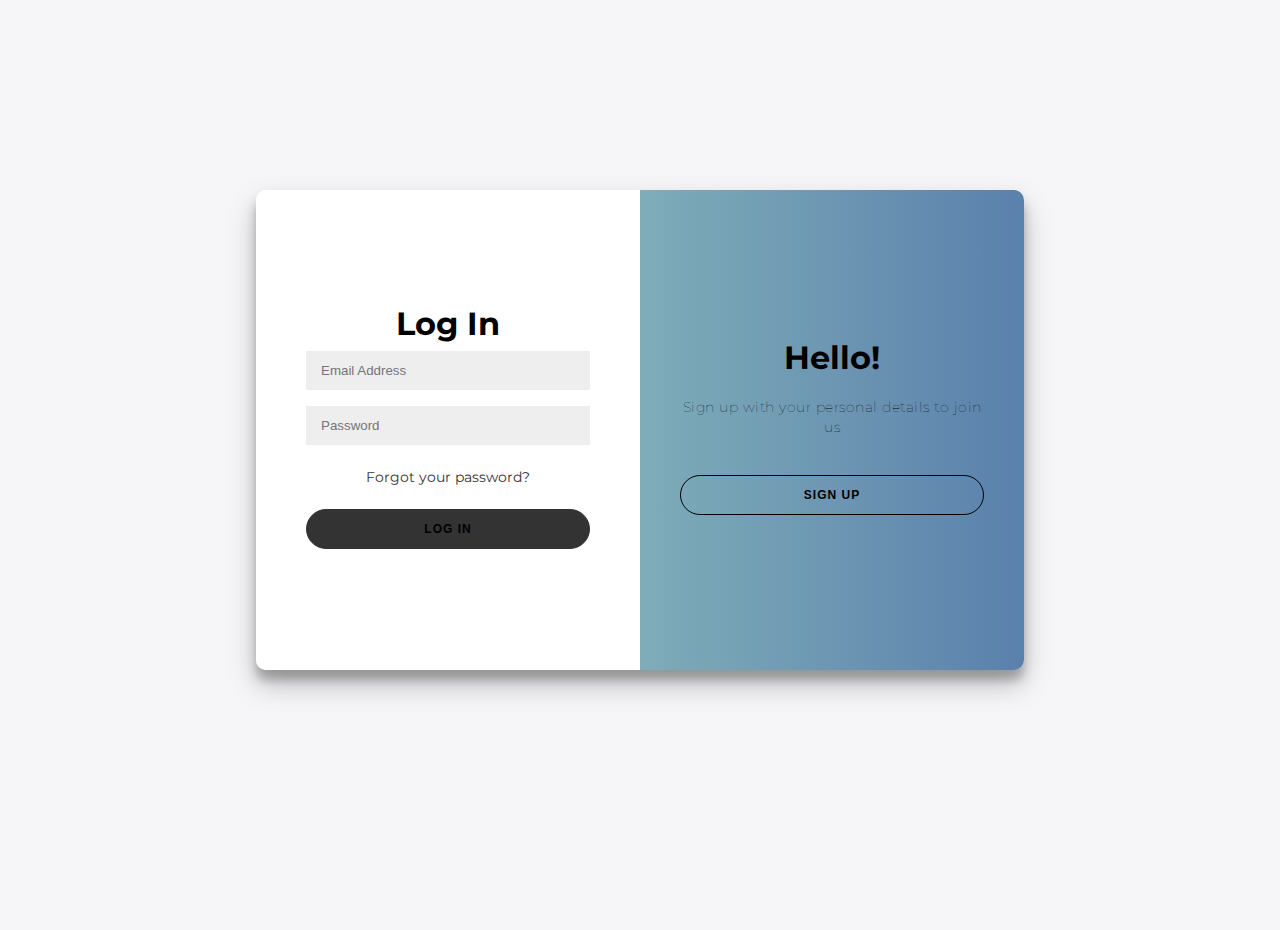
<file: index.html>
<!doctype html>
<html>
<head>
<meta charset="utf-8">
<title>User Login</title>
<link href="./css/Style.css" rel="stylesheet" type="text/css">
<style>
    @import url('https://fonts.googleapis.com/css?family=Montserrat:400,800');
</style>

</head>
<body>
 
<div class="wrapper" id="wrapper">
    <div class="form-box sign-up-box">
        <form onsubmit="validatePasswords(event)">
            <h1>Create Your Account</h1>
            <input type="text" placeholder="Full Name" name="nameInput" id="nameInput" required />
            <input type="email" placeholder="Email Address" required name="emailInput" id="emailInput" />
            <input type="password" placeholder="Create Password" id="passwordInput" name="passwordInput" required />
            <input type="password" placeholder="Confirm Password" id="confirmPasswordInput" name="confirmPasswordInput" required />
            <input type="text" placeholder="Phone Number" name="phoneInput" id="phoneInput" required />        
            <input type="submit" value="Register" id="signUpButton" name="signUpButton">
        </form>
    </div>

    <div class="form-box sign-in-box">
        <form onsubmit="handleLogin(event)">
            <h1>Log In</h1>
            <input type="email" id="loginEmail" name="loginEmail" placeholder="Email Address" required />
            <input type="password" id="loginPassword" name="loginPassword" placeholder="Password" required />
            <a href="#">Forgot your password?</a>
            <input type="submit" value="Log In" name="loginSubmit">
        </form>
    </div>

    <div class="overlay-wrapper">
        <div class="overlay-content">
            <div class="overlay-panel overlay-left">
                <h1>Welcome Back!</h1>
                <p>Login with your credentials to stay connected</p>
                <input type="submit" class="ghost-btn" id="goToSignIn" value="Log In">
            </div>
            <div class="overlay-panel overlay-right">
                <h1>Hello!</h1>
                <p>Sign up with your personal details to join us</p>
                <input type="submit" class="ghost-btn" id="goToSignUp" value="Sign Up"> 
            </div>
        </div>
    </div>
</div>

<script src="./js/Script.js"></script>
</body>
</html>
</file>
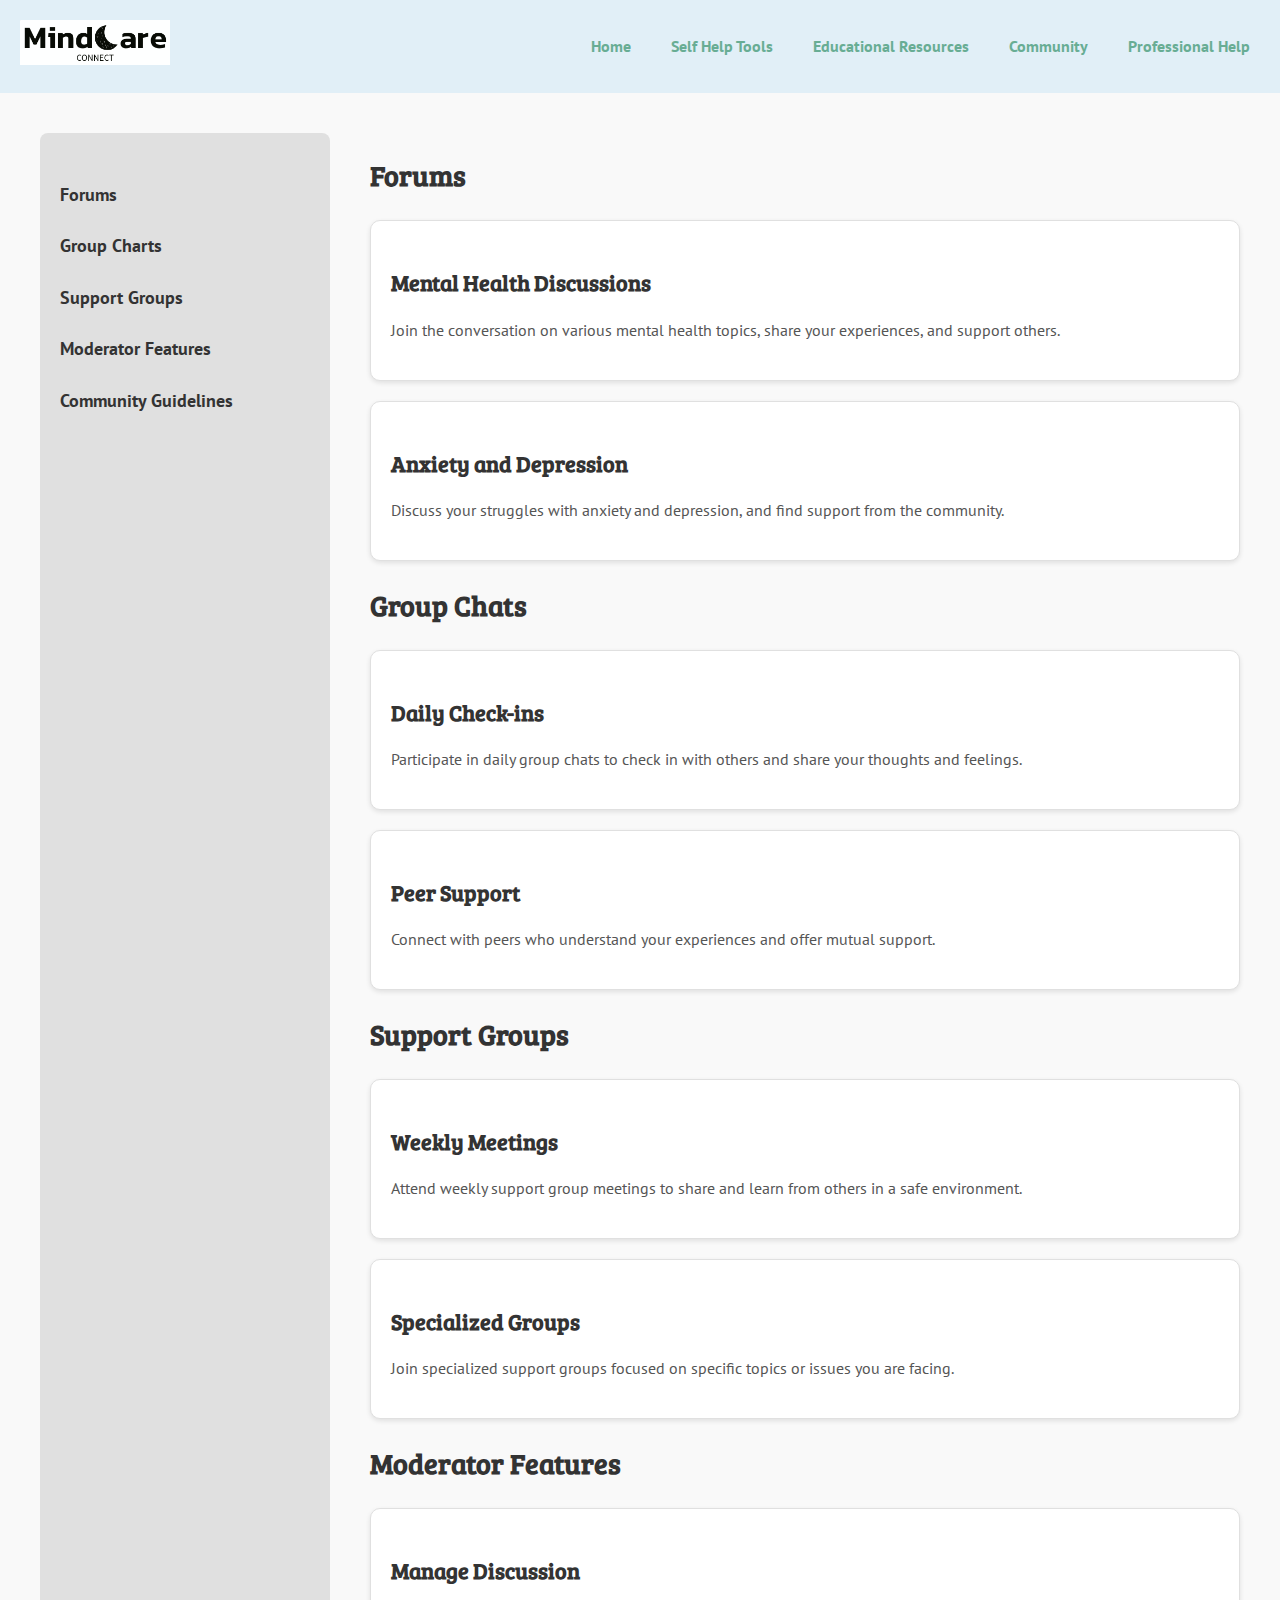
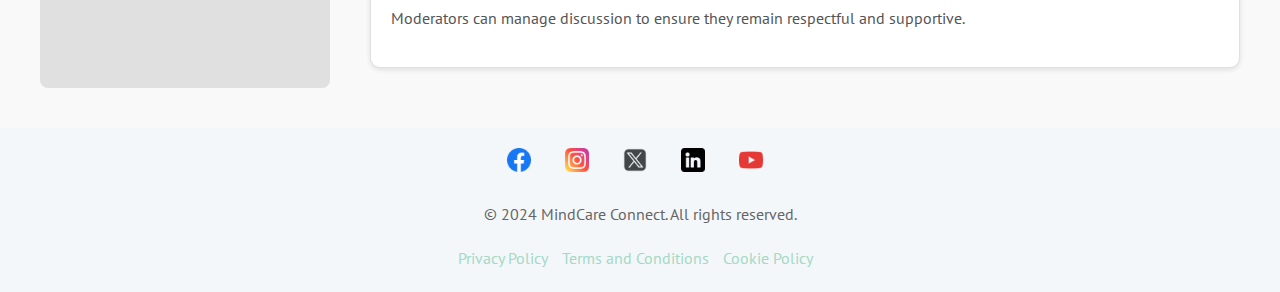
<file: Community.html>
<!DOCTYPE html>
<html lang="en">
<head>
    <meta charset="UTF-8">
    <meta name="viewport" content="width=device-width, initial-scale=1.0">
    <title>MindCare Connect</title>
    <link href="https://fonts.googleapis.com/css2?family=Bree+Serif&family=Gowun+Batang&family=PT+Sans&display=swap" rel="stylesheet">
    <link rel="stylesheet" href="./css/sample.css">
    <link rel="stylesheet" href="./css/Community.css">
</head>
<body>
    <header>
        <nav>
            <div class="navContainer">
                <div class="logo">
                    <img src="./img/logo.PNG" alt="" srcset="">
                </div>
                <ul class="navLinks">
                    <li><a href="./home.html">Home</a></li>
                    <li><a href="./Self-Help.html">Self Help Tools</a></li>
                    <li><a href="./Educational.html">Educational Resources</a></li>
                    <li><a href="./Community.html">Community</a></li>
                    <li><a href="./ProfessionalHelp.html">Professional Help</a></li>
                </ul>
            </div>
        </nav>
    </header>
    <div class="main-content">
        <div class="navigation">
            <ul>
                <li>Forums</li>
                <li>Group Charts</li>
                <li>Support Groups</li>
                <li>Moderator Features</li>
                <li>Community Guidelines</li>
            </ul>
        </div>
    
        <div class="forums-content">
            <h1>Forums</h1>
            <div class="forum-box">
                <h3>Mental Health Discussions</h3>
                <p>Join the conversation on various mental health topics, share your experiences, and support others.</p>
            </div>
    
            <div class="forum-box">
                <h3>Anxiety and Depression</h3>
                <p>Discuss your struggles with anxiety and depression, and find support from the community.</p>
            </div>
    
            <h1>Group Chats</h1>
            <div class="forum-box">
                <h3>Daily Check-ins</h3>
                <p>Participate in daily group chats to check in with others and share your thoughts and feelings.</p>
            </div>
    
            <div class="forum-box">
                <h3>Peer Support</h3>
                <p>Connect with peers who understand your experiences and offer mutual support.</p>
            </div>
    
            <h1>Support Groups</h1>
            <div class="forum-box">
                <h3>Weekly Meetings</h3>
                <p>Attend weekly support group meetings to share and learn from others in a safe environment.</p>
            </div>
    
            <div class="forum-box">
                <h3>Specialized Groups</h3>
                <p>Join specialized support groups focused on specific topics or issues you are facing.</p>
            </div>
    
            <h1>Moderator Features</h1>
            <div class="forum-box">
                <h3>Manage Discussion</h3>
                <p>Moderators can manage discussion to ensure they remain respectful and supportive.</p>
            </div>
        </div>
    </div>
    
    <footer>
        <div class="socialMedia">
            <a href="#"><img src="./img/facebook.png" alt="Facebook"></a>
            <a href="#"><img src="./img/instagram.png" alt="Instagram"></a>
            <a href="#"><img src="/img/X.png" alt="X"></a>
            <a href="#"><img src="./img/linkedin.png" alt="LinkedIn"></a>
            <a href="#"><img src="./img/youtube.png" alt="YouTube"></a>
        </div>
        <p>&copy; 2024 MindCare Connect. All rights reserved.</p>
        <div class="footerLinks">
            <a href="#">Privacy Policy</a>
            <a href="#">Terms and Conditions</a>
            <a href="#">Cookie Policy</a>
        </div>
    </footer>
</body>
</html>
</file>
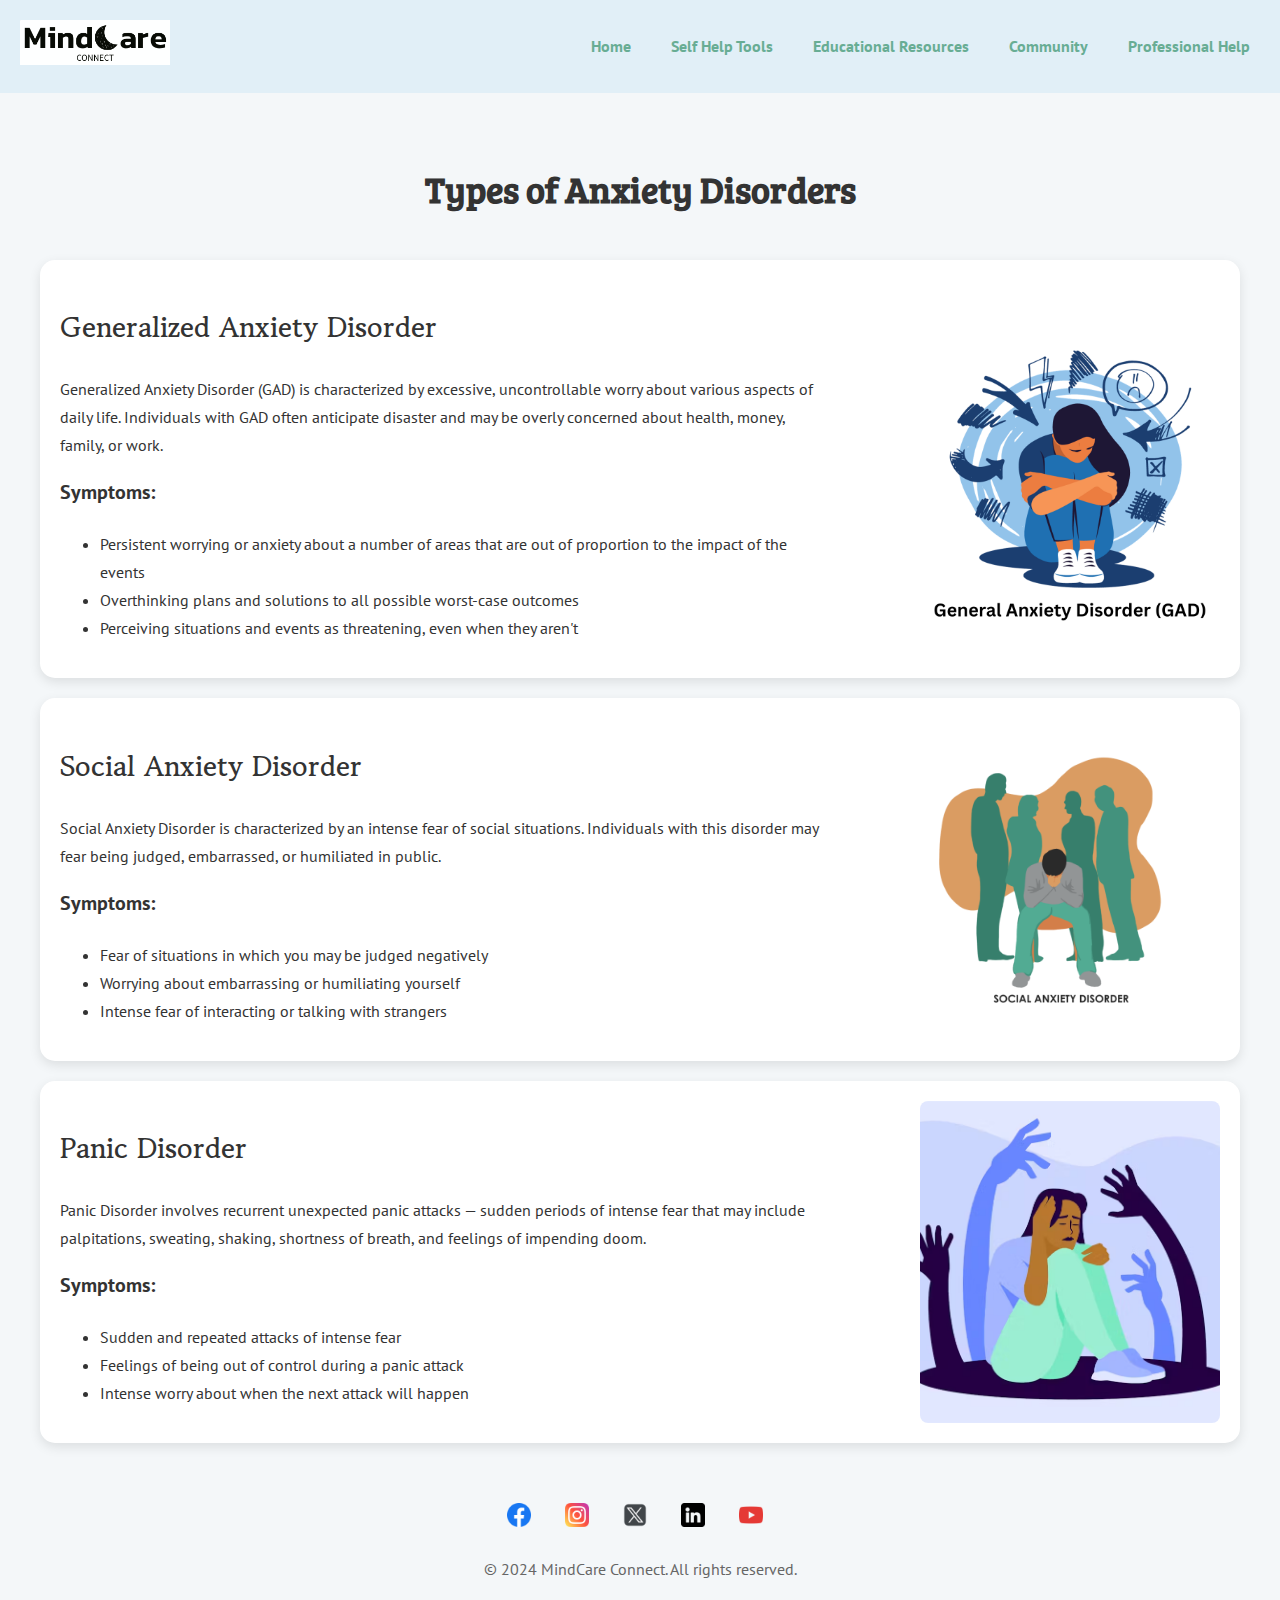
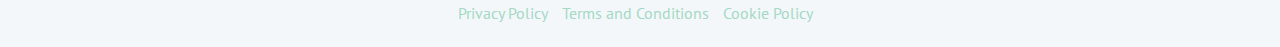
<file: Educational.html>
<!DOCTYPE html>
<html lang="en">
<head>
    <meta charset="UTF-8">
    <meta name="viewport" content="width=device-width, initial-scale=1.0">
    <title>MindCare Connect</title>
    <link href="https://fonts.googleapis.com/css2?family=Bree+Serif&family=Gowun+Batang&family=PT+Sans&display=swap" rel="stylesheet">
    <link rel="stylesheet" href="./css/sample.css">
    <link rel="stylesheet" href="./css/Educational.css">
</head>
<body>
    <header>
        <nav>
            <div class="navContainer">
                <div class="logo">
                    <img src="./img/logo.PNG" alt="MindCare Connect Logo">
                </div>
                <ul class="navLinks">
                    <li><a href="./home.html">Home</a></li>
                    <li><a href="./Self-Help.html">Self Help Tools</a></li>
                    <li><a href="./Educational.html">Educational Resources</a></li>
                    <li><a href="./Community.html">Community</a></li>
                    <li><a href="./ProfessionalHelp.html">Professional Help</a></li>
                </ul>
            </div>
        </nav>
    </header>
    <main class="anxiety-disorders">
        <h1 class="mainHeading">Types of Anxiety Disorders</h1>
    
        <div class="disorderBox">
            <div class="disorderContent">
                <h2 class="disorderTitle">Generalized Anxiety Disorder</h2>
                <p>Generalized Anxiety Disorder (GAD) is characterized by excessive, uncontrollable worry about various aspects of daily life. Individuals with GAD often anticipate disaster and may be overly concerned about health, money, family, or work.</p>
                <h3>Symptoms:</h3>
                <ul>
                    <li>Persistent worrying or anxiety about a number of areas that are out of proportion to the impact of the events</li>
                    <li>Overthinking plans and solutions to all possible worst-case outcomes</li>
                    <li>Perceiving situations and events as threatening, even when they aren't</li>
                </ul>
            </div>
            <img class="disorderImage" src="/img/GAD.png" alt="Generalized Anxiety Disorder">
        </div>
    
        <div class="disorderBox">
            <div class="disorderContent">
                <h2 class="disorderTitle">Social Anxiety Disorder</h2>
                <p>Social Anxiety Disorder is characterized by an intense fear of social situations. Individuals with this disorder may fear being judged, embarrassed, or humiliated in public.</p>
                <h3>Symptoms:</h3>
                <ul>
                    <li>Fear of situations in which you may be judged negatively</li>
                    <li>Worrying about embarrassing or humiliating yourself</li>
                    <li>Intense fear of interacting or talking with strangers</li>
                </ul>
            </div>
            <img class="disorderImage" src="./img/sad.png" alt="Social Anxiety Disorder">
        </div>
    
        <div class="disorderBox">
            <div class="disorderContent">
                <h2 class="disorderTitle">Panic Disorder</h2>
                <p>Panic Disorder involves recurrent unexpected panic attacks — sudden periods of intense fear that may include palpitations, sweating, shaking, shortness of breath, and feelings of impending doom.</p>
                <h3>Symptoms:</h3>
                <ul>
                    <li>Sudden and repeated attacks of intense fear</li>
                    <li>Feelings of being out of control during a panic attack</li>
                    <li>Intense worry about when the next attack will happen</li>
                </ul>
            </div>
            <img class="disorderImage" src="./img/panic.avif" alt="Panic Disorder">
        </div>
    </main>
    
    <footer>
        <div class="socialMedia">
            <a href="#"><img src="./img/facebook.png" alt="Facebook"></a>
            <a href="#"><img src="./img/instagram.png" alt="Instagram"></a>
            <a href="#"><img src="./img/X.png" alt="X"></a>
            <a href="#"><img src="./img/linkedin.png" alt="LinkedIn"></a>
            <a href="#"><img src="./img/youtube.png" alt="YouTube"></a>
        </div>
        <p>&copy; 2024 MindCare Connect. All rights reserved.</p>
        <div class="footerLinks">
            <a href="#">Privacy Policy</a>
            <a href="#">Terms and Conditions</a>
            <a href="#">Cookie Policy</a>
        </div>
    </footer>
</body>
</html>
</file>
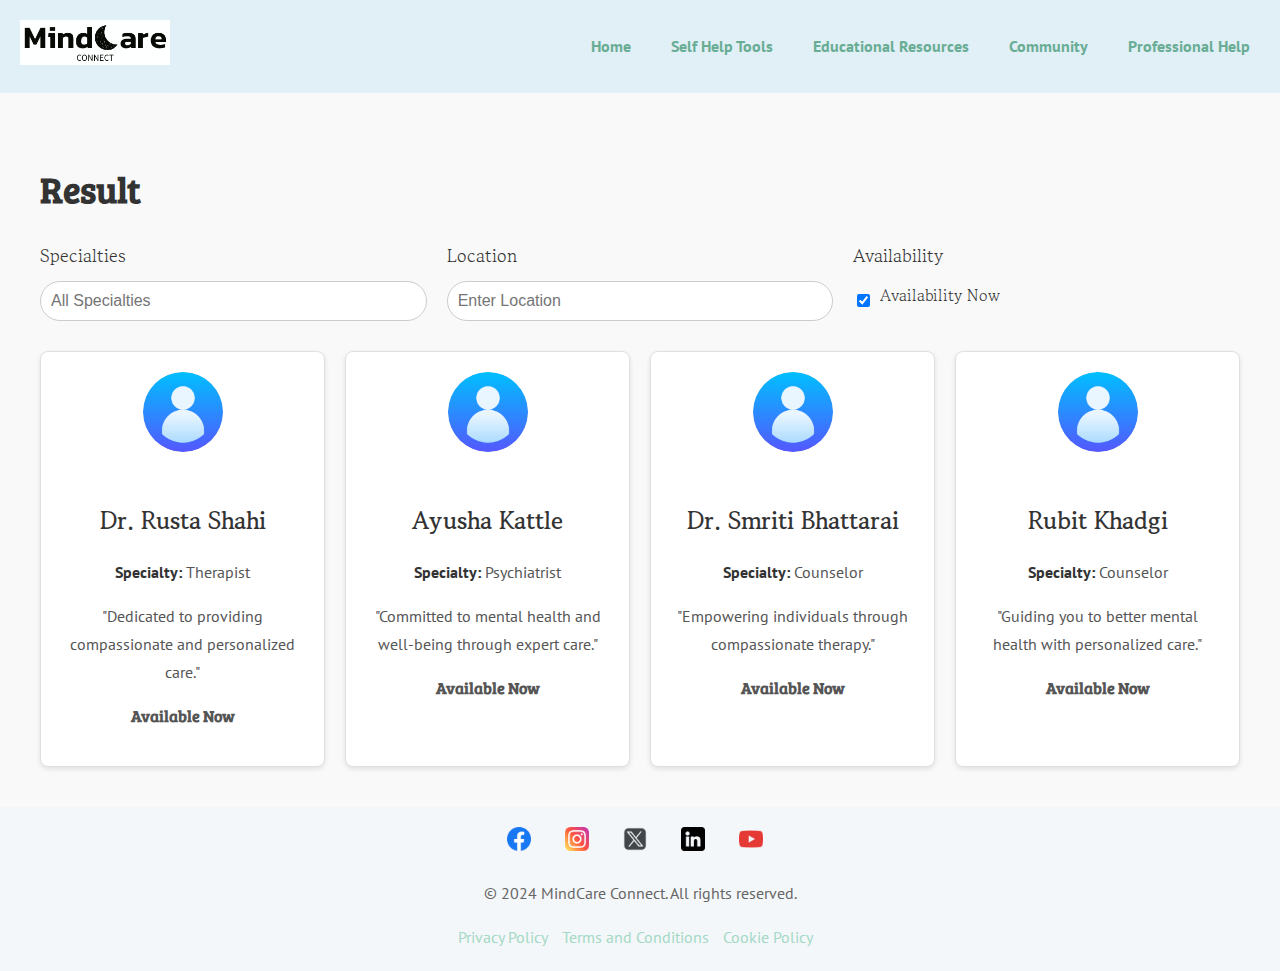
<file: ProfessionalHelp.html>
<!DOCTYPE html>
<html lang="en">
<head>
    <meta charset="UTF-8">
    <meta name="viewport" content="width=device-width, initial-scale=1.0">
    <title>MindCare Connect</title>
    <link href="https://fonts.googleapis.com/css2?family=Bree+Serif&family=Gowun+Batang&family=PT+Sans&display=swap" rel="stylesheet">
    <link rel="stylesheet" href="./css/sample.css">
    <link rel="stylesheet" href="./css/ProfessionalHelp.css">
</head>
<body>
    <header>
        <nav>
            <div class="navContainer">
                <div class="logo">
                    <img src="./img/logo.PNG" alt="" srcset="">
                </div>
                <ul class="navLinks">
                    <li><a href="./home.html">Home</a></li>
                    <li><a href="./Self-Help.html">Self Help Tools</a></li>
                    <li><a href="./Educational.html">Educational Resources</a></li>
                    <li><a href="./Community.html">Community</a></li>
                    <li><a href="./ProfessionalHelp.html">Professional Help</a></li>
                </ul>
            </div>
        </nav>
    </header>
    <main>
        <div class="result-section">
            <h1>Result</h1>
            <div class="filter-options">
                <div class="filter-item">
                    <label for="specialties">Specialties</label>
                    <input type="text" id="specialties" placeholder="All Specialties">
                </div>
                <div class="filter-item">
                    <label for="location">Location</label>
                    <input type="text" id="location" placeholder="Enter Location">
                </div>
                <div class="filter-item">
                    <label for="availability">Availability</label>
                    <div class="availability-checkbox">
                        <input type="checkbox" id="availability" checked>
                        <label for="availability">Availability Now</label>
                    </div>
                </div>
            </div>
        
            <div class="specialists-grid">
                <div class="specialist-card">
                    <img src="./img/user-profile.png" alt="Dr. Rusta Shahi" class="avatar">
                    <h2>Dr. Rusta Shahi</h2>
                    <p><strong>Specialty:</strong> Therapist</p>
                    <p>"Dedicated to providing compassionate and personalized care."</p>
                    <p class="availability-status">Available Now</p>
                </div>
        
                <div class="specialist-card">
                    <img src="./img/user-profile.png"alt="Ayusha Kattle" class="avatar">
                    <h2>Ayusha Kattle</h2>
                    <p><strong>Specialty:</strong> Psychiatrist</p>
                    <p>"Committed to mental health and well-being through expert care."</p>
                    <p class="availability-status">Available Now</p>
                </div>
        
                <div class="specialist-card">
                    <img src="./img/user-profile.png" alt="Dr. Smriti Bhattarai" class="avatar">
                    <h2>Dr. Smriti Bhattarai</h2>
                    <p><strong>Specialty:</strong> Counselor</p>
                    <p>"Empowering individuals through compassionate therapy."</p>
                    <p class="availability-status">Available Now</p>
                </div>
        
                <div class="specialist-card">
                    <img src="./img/user-profile.png" alt="Rubit Khadgi" class="avatar">
                    <h2>Rubit Khadgi</h2>
                    <p><strong>Specialty:</strong> Counselor</p>
                    <p>"Guiding you to better mental health with personalized care."</p>
                    <p class="availability-status">Available Now</p>
                </div>
            </div>
        </div>
        </div>
        
        
    </main>
    <footer>
        <div class="socialMedia">
            <a href="#"><img src="./img/facebook.png" alt="Facebook"></a>
            <a href="#"><img src="./img/instagram.png" alt="Instagram"></a>
            <a href="#"><img src="/img/X.png" alt="X"></a>
            <a href="#"><img src="./img/linkedin.png" alt="LinkedIn"></a>
            <a href="#"><img src="./img/youtube.png" alt="YouTube"></a>
        </div>
        <p>&copy; 2024 MindCare Connect. All rights reserved.</p>
        <div class="footerLinks">
            <a href="#">Privacy Policy</a>
            <a href="#">Terms and Conditions</a>
            <a href="#">Cookie Policy</a>
        </div>
    </footer>
</body>
</html>
</file>
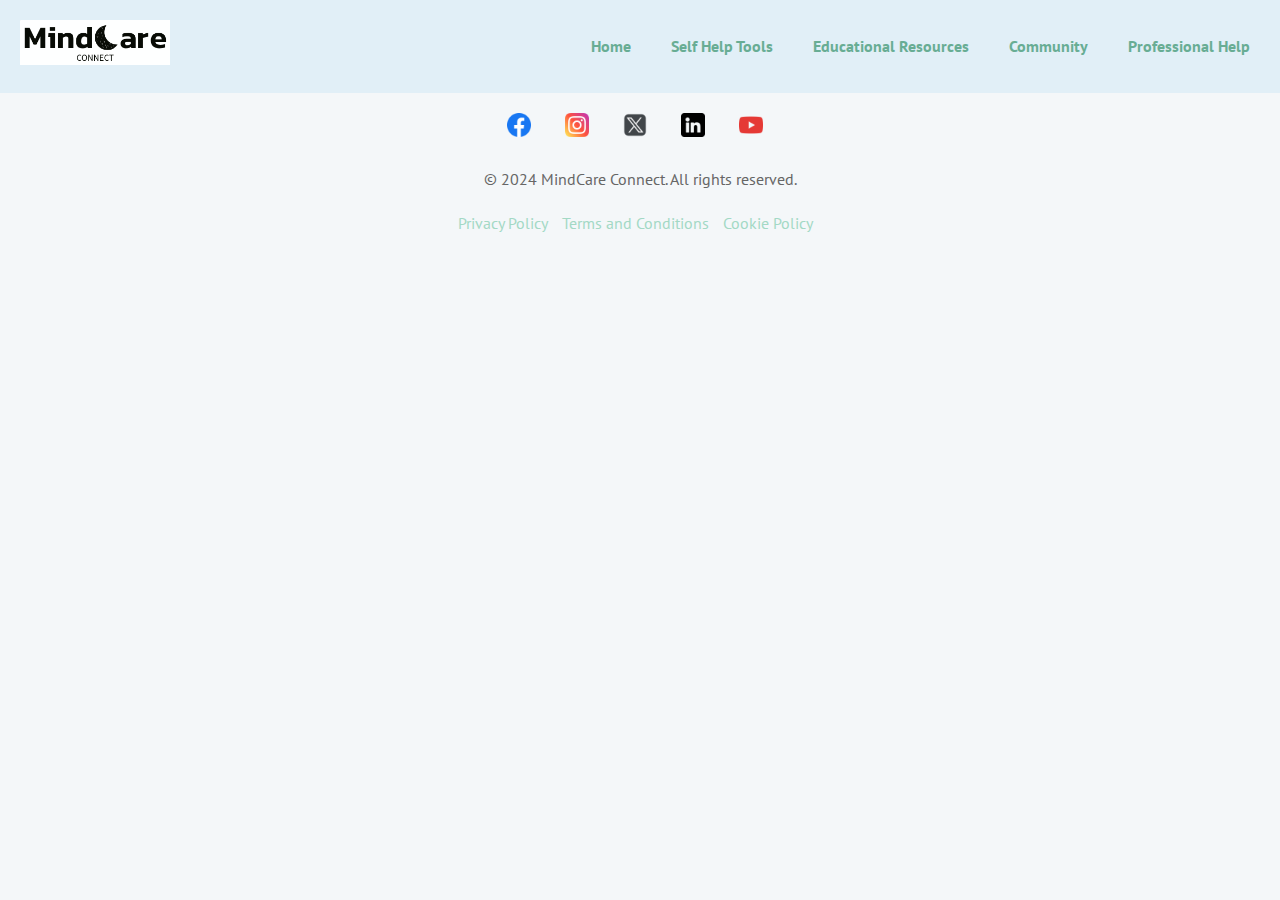
<file: sample.html>
<!DOCTYPE html>
<html lang="en">
<head>
    <meta charset="UTF-8">
    <meta name="viewport" content="width=device-width, initial-scale=1.0">
    <title>MindCare Connect</title>
    <link href="https://fonts.googleapis.com/css2?family=Bree+Serif&family=Gowun+Batang&family=PT+Sans&display=swap" rel="stylesheet">
    <link rel="stylesheet" href="./css/sample.css">
</head>
<body>
    <header>
        <nav>
            <div class="navContainer">
                <div class="logo">
                    <img src="./img/logo.PNG" alt="" srcset="">
                </div>
                <ul class="navLinks">
                    <li><a href="./home.html">Home</a></li>
                    <li><a href="./Self-Help.html">Self Help Tools</a></li>
                    <li><a href="./Educational.html">Educational Resources</a></li>
                    <li><a href="./Community.html">Community</a></li>
                    <li><a href="./ProfessionalHelp.html">Professional Help</a></li>
                </ul>
            </div>
        </nav>
    </header>
    <main>

        
    </main>
    <footer>
        <div class="socialMedia">
            <a href="#"><img src="./img/facebook.png" alt="Facebook"></a>
            <a href="#"><img src="./img/instagram.png" alt="Instagram"></a>
            <a href="#"><img src="/img/X.png" alt="X"></a>
            <a href="#"><img src="./img/linkedin.png" alt="LinkedIn"></a>
            <a href="#"><img src="./img/youtube.png" alt="YouTube"></a>
        </div>
        <p>&copy; 2024 MindCare Connect. All rights reserved.</p>
        <div class="footerLinks">
            <a href="#">Privacy Policy</a>
            <a href="#">Terms and Conditions</a>
            <a href="#">Cookie Policy</a>
        </div>
    </footer>
</body>
</html>
</file>
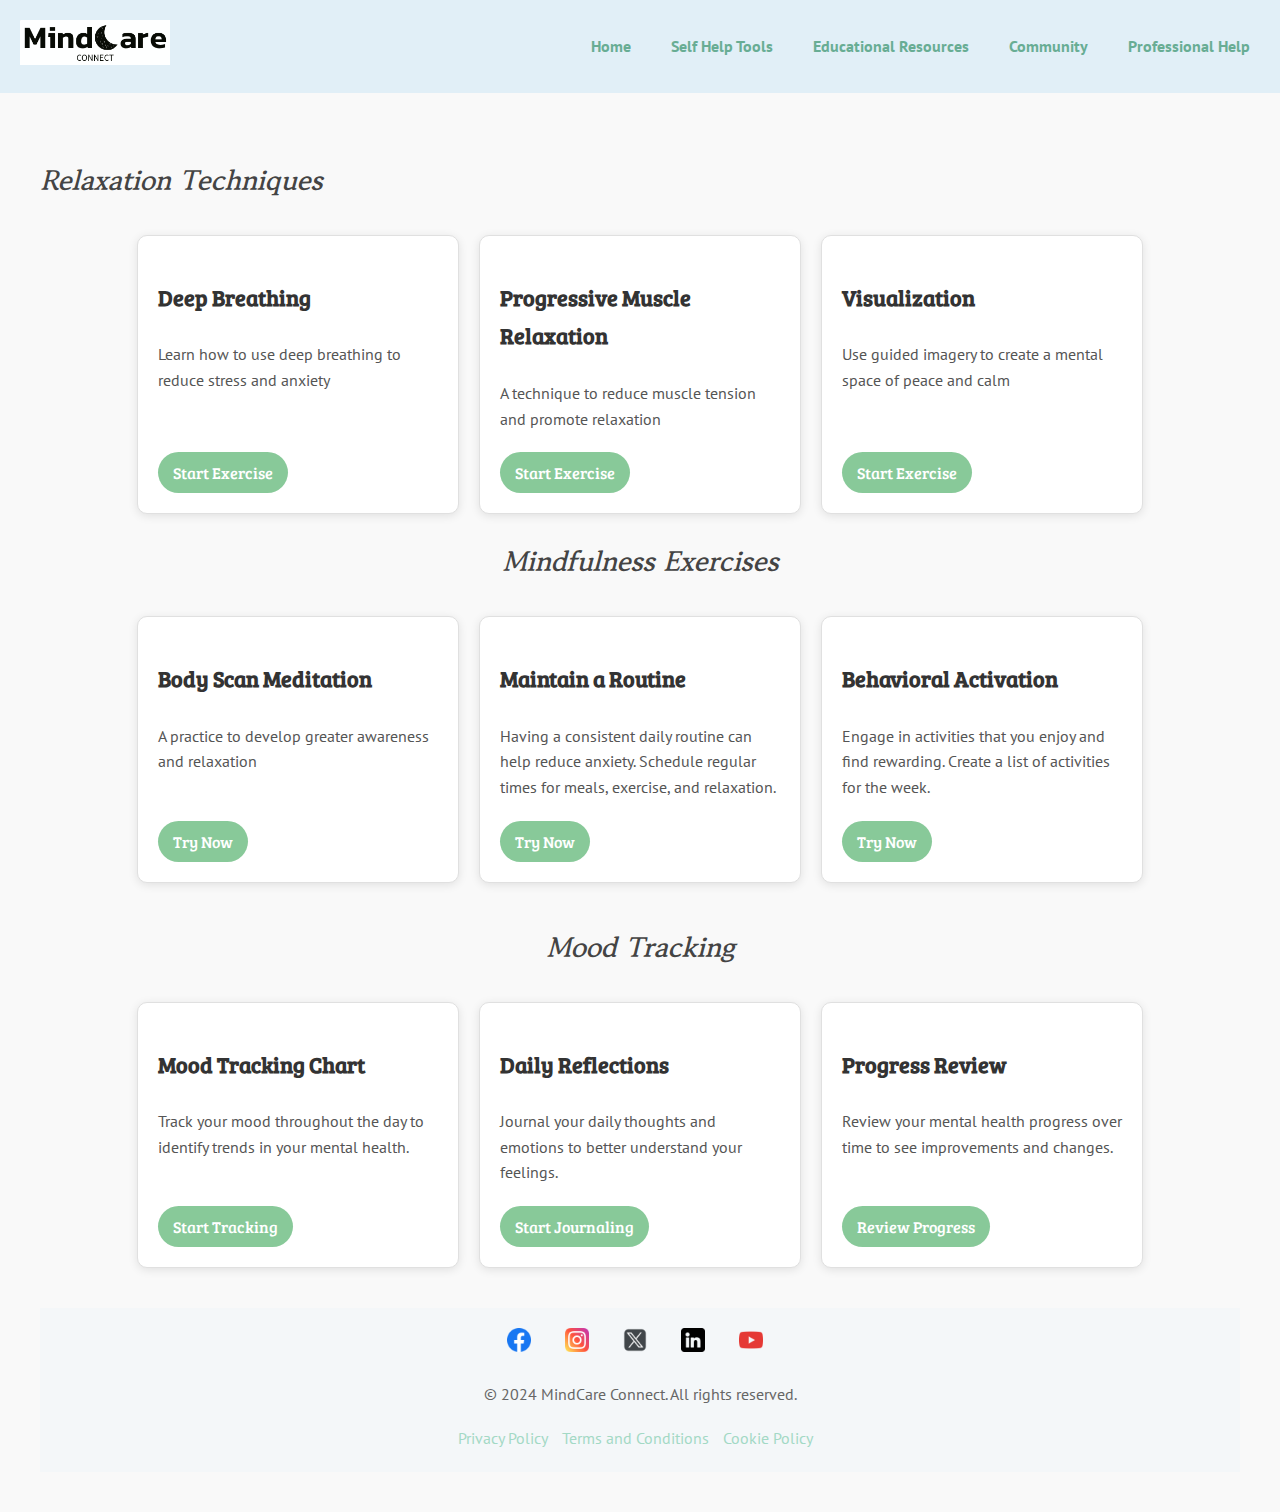
<file: Self-Help.html>
<!DOCTYPE html>
<html lang="en">
<head>
    <meta charset="UTF-8">
    <meta name="viewport" content="width=device-width, initial-scale=1.0">
    <title>MindCare Connect</title>
    <link href="https://fonts.googleapis.com/css2?family=Bree+Serif&family=Gowun+Batang&family=PT+Sans&display=swap" rel="stylesheet">
    <link rel="stylesheet" href="./css/sample.css">
    <link rel="stylesheet" href="./css/Self-Help.css">
</head>
<body>
    <header>
        <nav>
            <div class="navContainer">
                <div class="logo">
                    <img src="./img/logo.PNG" alt="" srcset="">
                </div>
                <ul class="navLinks">
                    <li><a href="./home.html">Home</a></li>
                    <li><a href="./Self-Help.html">Self Help Tools</a></li>
                    <li><a href="./Educational.html">Educational Resources</a></li>
                    <li><a href="./Community.html">Community</a></li>
                    <li><a href="./ProfessionalHelp.html">Professional Help</a></li>
                </ul>
            </div>
        </nav>
    </header>
    <div class="main-content">
        <!-- Relaxation Techniques Section -->
        <div class="techniques-section">
            <h2>Relaxation Techniques</h2>
            <div class="techniques-grid">
                <div class="technique-card">
                    <h3>Deep Breathing</h3>
                    <p>Learn how to use deep breathing to reduce stress and anxiety</p>
                    <button>Start Exercise</button>
                </div>
                <div class="technique-card">
                    <h3>Progressive Muscle Relaxation</h3>
                    <p>A technique to reduce muscle tension and promote relaxation</p>
                    <button>Start Exercise</button>
                </div>
                <div class="technique-card">
                    <h3>Visualization</h3>
                    <p>Use guided imagery to create a mental space of peace and calm</p>
                    <button>Start Exercise</button>
                </div>
            </div>
        </div>
            <!-- Mindfulness Exercises Section -->
        <div class="mindfulness-exercises">
            <h2>Mindfulness Exercises</h2>
            <div class="exercises-grid">
                <div class="exercise-card">
                    <h3>Body Scan Meditation</h3>
                    <p>A practice to develop greater awareness and relaxation</p>
                    <button>Try Now</button>
                </div>
                <div class="exercise-card">
                    <h3>Maintain a Routine</h3>
                    <p>Having a consistent daily routine can help reduce anxiety. Schedule regular times for meals, exercise, and relaxation.</p>
                    <button>Try Now</button>
                </div>
                <div class="exercise-card">
                    <h3>Behavioral Activation</h3>
                    <p>Engage in activities that you enjoy and find rewarding. Create a list of activities for the week.</p>
                    <button>Try Now</button>
                </div>
            </div>
        </div>

            <!-- Mood Tracking Section -->
        <div class="mood-tracking">
            <h2>Mood Tracking</h2>
            <div class="mood-grid">
                <div class="mood-box">
                    <h3>Mood Tracking Chart</h3>
                    <p>Track your mood throughout the day to identify trends in your mental health.</p>
                    <button>Start Tracking</button>
                </div>
                <div class="mood-box">
                    <h3>Daily Reflections</h3>
                    <p>Journal your daily thoughts and emotions to better understand your feelings.</p>
                    <button>Start Journaling</button>
                </div>
                <div class="mood-box">
                    <h3>Progress Review</h3>
                    <p>Review your mental health progress over time to see improvements and changes.</p>
                    <button>Review Progress</button>
                </div>
            </div>
        </div>

    
    <footer>
        <div class="socialMedia">
            <a href="#"><img src="./img/facebook.png" alt="Facebook"></a>
            <a href="#"><img src="./img/instagram.png" alt="Instagram"></a>
            <a href="#"><img src="/img/X.png" alt="X"></a>
            <a href="#"><img src="./img/linkedin.png" alt="LinkedIn"></a>
            <a href="#"><img src="./img/youtube.png" alt="YouTube"></a>
        </div>
        <p>&copy; 2024 MindCare Connect. All rights reserved.</p>
        <div class="footerLinks">
            <a href="#">Privacy Policy</a>
            <a href="#">Terms and Conditions</a>
            <a href="#">Cookie Policy</a>
        </div>
    </footer>

    
</body>
</html>
</file>
<file: css/Style.css>
* {
    box-sizing: border-box;
}

body {
    background: #f6f5f7;
    display: flex;
    justify-content: center;
    align-items: center;
    flex-direction: column;
    font-family: 'Montserrat', sans-serif;
    height: 100vh;
    margin: -20px 0 50px;
}

h1 {
    font-weight: bold;
    margin: 0;
}

h2 {
    text-align: center;
}

p {
    font-size: 14px;
    font-weight: 100;
    line-height: 20px;
    letter-spacing: 0.5px;
    margin: 20px 0 30px;
}

span {
    font-size: 12px;
}

a {
    color: #333;
    font-size: 14px;
    text-decoration: none;
    margin: 15px 0;
}

input[type="submit"] {
    border-radius: 20px;
    border: 1px solid #333;
    background-color: #333;
    color: #000000;
    font-size: 12px;
    font-weight: bold;
    padding: 12px 45px;
    letter-spacing: 1px;
    text-transform: uppercase;
    transition: transform 80ms ease-in;
}

input[type="submit"]:active {
    transform: scale(0.95);
}

input[type="submit"]:focus {
    outline: none;
}

input[type="submit"].ghost-btn {
    background-color: transparent;
    border-color: black;
}

form {
    background-color: #FFFFFF;
    display: flex;
    align-items: center;
    justify-content: center;
    flex-direction: column;
    padding: 0 50px;
    height: 100%;
    text-align: center;
}

input {
    background-color: #eee;
    border: none;
    padding: 12px 15px;
    margin: 8px 0;
    width: 100%;
}

.wrapper {
    background-color: #fff;
    border-radius: 10px;
    box-shadow: 0 14px 28px rgba(0,0,0,0.25), 
        0 10px 10px rgba(0,0,0,0.22);
    position: relative;
    overflow: hidden;
    width: 768px;
    max-width: 100%;
    min-height: 480px;
}

.form-box {
    position: absolute;
    top: 0;
    height: 100%;
    transition: all 0.6s ease-in-out;
}

.sign-in-box {
    left: 0;
    width: 50%;
    z-index: 2;
}

.wrapper.active-panel .sign-in-box {
    transform: translateX(100%);
}

.sign-up-box h1 {
    font-size: 27px;
}

.sign-up-box {
    left: 0;
    width: 50%;
    opacity: 0;
    z-index: 1;
}

h2 {
    font-size: 35px;
}

.wrapper.active-panel .sign-up-box {
    transform: translateX(100%);
    opacity: 1;
    z-index: 5;
    animation: reveal 0.6s;
}

@keyframes reveal {
    0%, 49.99% {
        opacity: 0;
        z-index: 1;
    }
    
    50%, 100% {
        opacity: 1;
        z-index: 5;
    }
}

.overlay-wrapper {
    position: absolute;
    top: 0;
    left: 50%;
    width: 50%;
    height: 100%;
    overflow: hidden;
    transition: transform 0.6s ease-in-out;
    z-index: 100;
}

.wrapper.active-panel .overlay-wrapper {
    transform: translateX(-100%);
}

.overlay-content {
    background: linear-gradient(to right, #A3D9C5, #5a80ac);
    background-repeat: no-repeat;     
    background-size: cover;
    background-position: 0 0;
    color: black;
    position: relative;
    left: -100%;
    height: 100%;
    width: 200%;
    transform: translateX(0);
    transition: transform 0.6s ease-in-out;
}

.wrapper.active-panel .overlay-content {
    transform: translateX(50%);
}

.overlay-panel {
    position: absolute;
    display: flex;
    align-items: center;
    justify-content: center;
    flex-direction: column;
    padding: 0 40px;
    text-align: center;
    top: 0;
    height: 100%;
    width: 50%;
    transform: translateX(0);
    transition: transform 0.6s ease-in-out;
}

.overlay-left {
    transform: translateX(-20%);
}

.wrapper.active-panel .overlay-left {
    transform: translateX(0);
}

.overlay-right {
    right: 0;
    transform: translateX(0);
}

.wrapper.active-panel .overlay-right {
    transform: translateX(20%);
}

footer {
    background-color: #222;
    color: #fff;
    font-size: 14px;
    bottom: 0;
    position: fixed;
    left: 0;
    right: 0;
    text-align: center;
    z-index: 999;
}

footer p {
    margin: 10px 0;
}

footer a {
    color: #3c97bf;
    text-decoration: none;
}
</file>
<file: css/sample.css>
body {
    font-family: 'PT Sans', sans-serif;
    line-height: 1.75;
    background-color: #f4f7f9;
    color: #333;
    margin: 0;
    padding: 0;
}

header {
    background-color: #E1EFF7;
}

.navContainer {
    display: flex;
    justify-content: space-between;
    align-items: center;
    flex-wrap: wrap; 
    padding: 10px;
}

.logo img {
    width: 150px; 
    padding: 10px;
}

.navLinks {
    display: flex;
    list-style: none;
    padding: 0;
    margin: 0;
    flex-wrap: wrap; 
}

.navLinks li {
    margin: 10px;
}

.navLinks li a {
    text-decoration: none;
    color: #68ad94;
    font-weight: bold;
    padding: 5px 10px;
    border-radius: 5px;
    transition: background-color 0.3s ease, color 0.3s ease;
}

.navLinks li a:hover,
.navLinks li a:focus {
    background-color: #A3D9C5;
    color: #fff;
    outline: none;
}

.mainContent {
    padding: 50px 20px;
    text-align: center;
}

.ctaButtons {
    display: flex;
    justify-content: center;
    gap: 20px;
    margin-top: 20px;
}

.primaryButton, .secondaryButton {
    padding: 10px 20px;
    border-radius: 5px;
    text-decoration: none;
    background-color: #68ad94;
    color: white;
    transition: background-color 0.3s ease;
}

.secondaryButton {
    background-color: transparent;
    border: 1px solid #68ad94;
    color: #68ad94;
}

.secondaryButton:hover {
    background-color: #68ad94;
    color: white;
}

.serviceCards {
    display: grid;
    grid-template-columns: repeat(auto-fit, minmax(250px, 1fr)); 
    gap: 20px;
    margin-top: 20px;
}

.serviceCard {
    background-color: white;
    border-radius: 10px;
    padding: 20px;
    text-align: center;
}

.serviceCard img {
    width: 100%;
    height: auto;
    border-radius: 10px;
    margin-bottom: 10px;
}

footer {
    background-color: #f4f7f9;
    padding: 20px;
    text-align: center;
    color: #666;
}

.socialMedia {
    margin-bottom: 20px;
}

.socialMedia a img {
    width: 24px;
    margin: 0 10px;
}

.socialMedia a img:hover {
    transform: scale(1.1);
}

footer a {
    color: #A3D9C5;
    text-decoration: none;
    margin-right: 10px;
}

@media (max-width: 768px) {
    .ctaButtons {
        flex-direction: column; 
    }

    .navLinks {
        flex-direction: column; 
        align-items: center;
        width: 100%; 
    }

    .navLinks li {
        margin: 10px 0; 
    }

    .logo img {
        width: 120px; 
    }
}
@media (max-width: 480px) {
    .mainContent {
        padding: 20px; 
    }

    .navContainer {
        flex-direction: column;
    }

    .serviceCards {
        grid-template-columns: 1fr; 
    }
}
</file>
<file: css/Community.css>
/* Main Container */
.main-content {
    display: flex;
    padding: 40px;
    background-color: #f9f9f9; 
    font-family: 'PT Sans', sans-serif;
}

/* Navigation Panel */
.navigation {
    width: 250px;
    padding: 20px;
    background-color: #e0e0e0;
    border-radius: 8px;
    margin-right: 40px;
}

.navigation ul {
    list-style-type: none;
    padding: 0;
}

.navigation ul li {
    font-size: 18px;
    padding: 10px 0;
    color: #333;
    font-weight: bold;
}

/* Forum Content */
.forums-content {
    flex: 1;
}

.forums-content h1 {
    font-family: 'Bree Serif', serif;
    font-size: 28px;
    color: #333;
    margin-bottom: 20px;
}

/* Forum Box Styling */
.forum-box {
    background-color: #fff;
    border: 1px solid #e0e0e0;
    border-radius: 10px;
    padding: 20px;
    margin-bottom: 20px;
    box-shadow: 0 2px 5px rgba(0, 0, 0, 0.1);
}

.forum-box h3 {
    font-family: 'Bree Serif', serif;
    font-size: 22px;
    color: #333;
    margin-bottom: 10px;
}

.forum-box p {
    font-family: 'PT Sans', sans-serif;
    font-size: 16px;
    color: #555;
    line-height: 1.6;
}

/* Responsive Design */
@media (max-width: 768px) {
    .main-content {
        flex-direction: column;
    }
    
    .navigation {
        width: 100%;
        margin-bottom: 20px;
    }
}
</file>
<file: css/Educational.css>
.anxiety-disorders {
    background-color: #f4f7f9;
    padding: 40px;
    display: flex;
    flex-direction: column;
    gap: 20px;
}

.mainHeading {
    font-family: 'Bree Serif', serif;
    font-size: 36px;
    color: #333;
    margin-bottom: 20px;
    text-align: center;
}

.disorderBox {
    background-color: #fff;
    padding: 20px;
    border-radius: 15px;
    box-shadow: 0 4px 12px rgba(0, 0, 0, 0.1);
    display: flex;
    gap: 100px; 
}


.disorderContent {
    flex: 1; 
}

.disorderTitle {
    font-family: 'Gowun Batang', serif;
    font-size: 28px;
    color: #333;
}

h3 {
    font-family: 'PT Sans', sans-serif;
    font-size: 20px;
    color: #333;
    margin-top: 10px;
}

ul {
    list-style-type: disc;
    margin-left: 20px;
    padding-left: 20px;
}

.disorderImage {
    width: 300px;
    height: auto;
    border-radius: 8px;
    object-fit: cover;
}
</file>
<file: css/ProfessionalHelp.css>
.result-section {
    padding: 40px;
    background-color: #f9f9f9;
    font-family: 'PT Sans', sans-serif;
}


.result-section h1 {
    font-family: 'Bree Serif', serif;
    font-size: 36px;
    color: #333;
    margin-bottom: 20px;
}


.filter-options {
    display: flex;
    gap: 20px;
    margin-bottom: 30px;
}

.filter-item {
    flex: 1;
    display: flex;
    flex-direction: column;
}

.filter-item label {
    font-family: 'Gowun Batang', serif;
    font-size: 18px;
    margin-bottom: 10px;
}

.filter-item input {
    padding: 10px;
    font-size: 16px;
    border: 1px solid #ccc;
    border-radius: 25px;
}

.availability-checkbox {
    display: flex;
    align-items: center;
}

.availability-checkbox input[type="checkbox"] {
    margin-right: 10px;
}

.availability-checkbox label {
    font-family: 'Gowun Batang', serif;
    font-size: 16px;
}


.specialists-grid {
    display: grid;
    grid-template-columns: repeat(auto-fit, minmax(250px, 1fr));
    gap: 20px;
}



.specialist-card {
    background-color: #fff;
    padding: 20px;
    border: 1px solid #e0e0e0;
    border-radius: 8px;
    box-shadow: 0 2px 5px rgba(0, 0, 0, 0.1);
    text-align: center;
}


.specialist-card .avatar {
    width: 80px;
    height: 80px;
    background-color: #e0e0e0;
    border-radius: 50%;
    margin: 0 auto 20px;
}


.specialist-card h2 {
    font-family: 'Gowun Batang', serif;
    font-size: 24px;
    color: #333;
    margin-bottom: 10px;
}


.specialist-card p {
    font-size: 16px;
    color: #555;
    line-height: 1.75;
}

.specialist-card p strong {
    color: #333;
}

.availability-status {
    font-family: 'Bree Serif', serif;
    font-weight: bold;
    color: #88c999;
    margin-top: 15px;
}


@media (max-width: 768px) {
    .filter-options {
        flex-direction: column;
    }
}
</file>
<file: css/Self-Help.css>
.main-content {
    padding: 40px;
    background-color: #f9f9f9; 
    font-family: 'PT Sans', sans-serif;
}

h1 {
    font-family: 'Bree Serif', serif;
    font-size: 36px;
    color: #333; 
    margin-bottom: 20px;
}

h2 {
    font-family: 'Gowun Batang', serif;
    font-size: 28px;
    color: #444; 
    font-style: italic;
    margin-bottom: 30px;
}

.relaxation-techniques, .mindfulness-exercises, .mood-tracking {
    margin-bottom: 40px;
    text-align: center;
}

.techniques-grid, .exercises-grid, .mood-grid {
    display: flex;
    justify-content: center;
    gap: 20px;
    flex-wrap: wrap;
    padding: 0 20px;
}

.technique-card, .exercise-card, .mood-box {
    background-color: #fff;
    border: 1px solid #e0e0e0;
    border-radius: 10px;
    padding: 20px;
    width: 280px;
    box-shadow: 0 2px 10px rgba(0, 0, 0, 0.1);
    text-align: left;
    display: flex;
    flex-direction: column;
    justify-content: space-between;
}

.technique-card h3, .exercise-card h3, .mood-box h3 {
    font-family: 'Bree Serif', serif;
    font-size: 22px;
    color: #333;
    margin-bottom: 10px;
}

.technique-card p, .exercise-card p, .mood-box p {
    font-family: 'PT Sans', sans-serif;
    font-size: 16px;
    color: #555;
    line-height: 1.6;
    margin-bottom: 20px;
}

.technique-card button, .exercise-card button, .mood-box button {
    background-color: #88c999;
    border: none;
    padding: 10px 15px;
    font-family: 'Bree Serif', serif;
    font-size: 16px;
    color: #fff;
    border-radius: 25px;
    cursor: pointer;
    align-self: flex-start;
    margin-top: auto;
}

.technique-card button:hover, .exercise-card button:hover, .mood-box button:hover {
    background-color: #76affb;
}



/* Responsive Design */
@media (max-width: 768px) {
    .techniques-grid, .exercises-grid, .mood-grid {
        flex-direction: column;
        align-items: center;
    }
    .technique-card, .exercise-card, .mood-box {
        width: 100%;
        max-width: 350px;
    }
}
</file>
